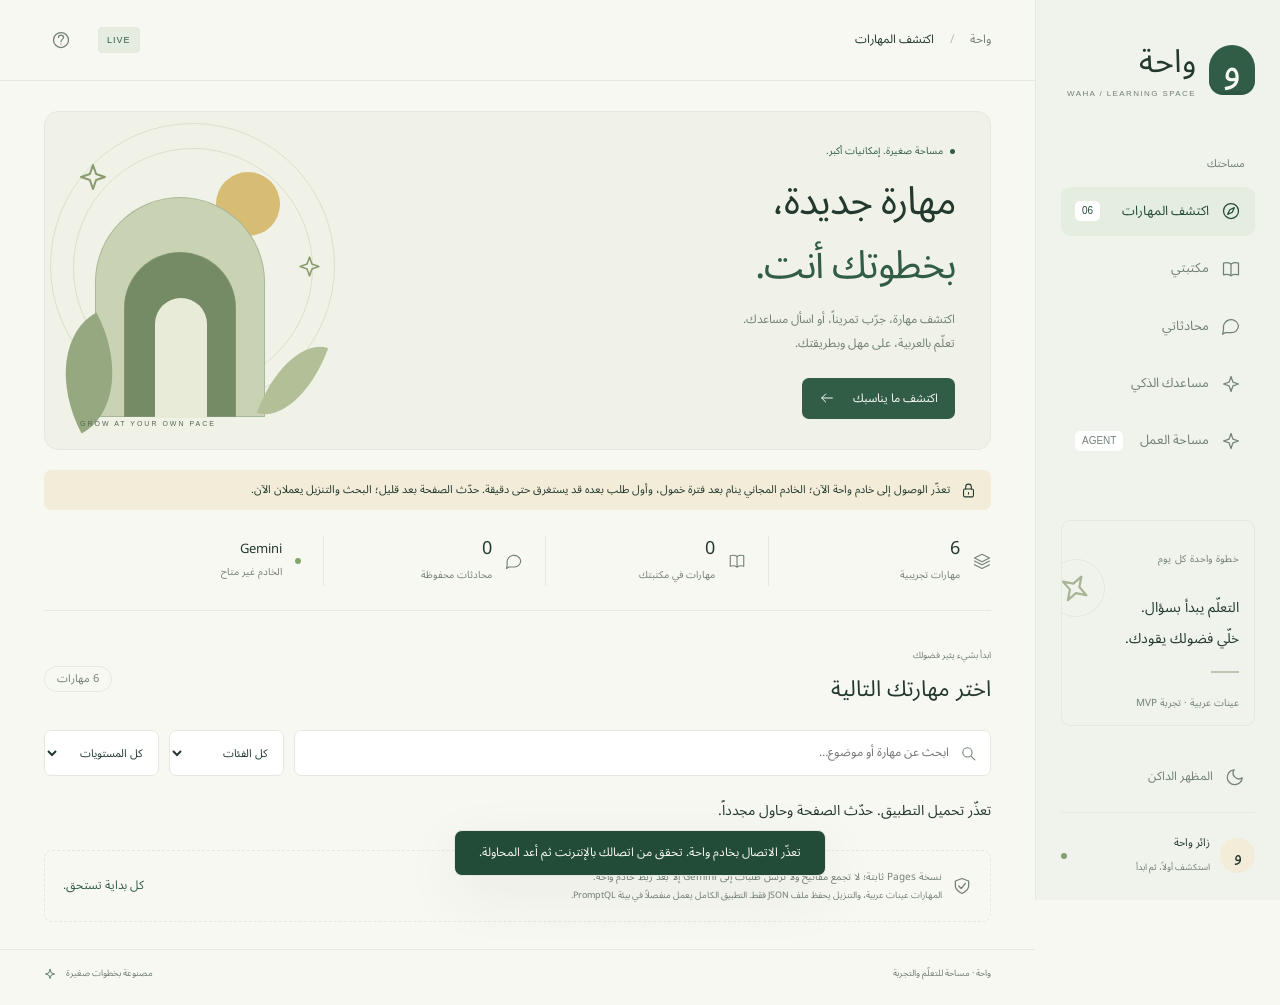
<file: docs/index.html>
<!doctype html>
<html lang="ar" dir="rtl">
<head>
  <meta charset="utf-8">
  <meta name="viewport" content="width=device-width,initial-scale=1">
  <meta name="color-scheme" content="light dark">
  <title>Celia 711 · مكتبة المهارات على GitHub Pages</title>
  <link rel="stylesheet" href="./assets/styles.css">
  <script src="./assets/search.js" defer></script>
  <script src="./assets/components.js" defer></script>
  <script src="./assets/answer.js" defer></script>
  <script src="./assets/app.js" defer></script>
</head>
<body>
<div class="app-shell">
  <aside class="sidebar">
    <a class="brand" href="./" aria-label="واحة الرئيسية"><span class="brand-mark" aria-hidden="true">و</span><span>واحة<small>WAHA / LEARNING SPACE</small></span></a>
    <div class="side-label">مساحتك</div>
    <nav aria-label="التنقل الرئيسي">
      <button class="nav-item active" data-view="discover"><span data-icon="compass"></span>اكتشف المهارات<span class="nav-count">06</span></button>
      <button class="nav-item" data-view="library"><span data-icon="book"></span>مكتبتي</button>
      <button class="nav-item" data-view="chats"><span data-icon="message"></span>محادثاتي</button>
      <button class="nav-item" data-view="assistant"><span data-icon="spark"></span>مساعدك الذكي</button>
      <button class="nav-item" data-view="workspace"><span data-icon="spark"></span>مساحة العمل<span class="nav-count">AGENT</span></button>
    </nav>
    <div class="side-note"><span class="tiny-label">خطوة واحدة كل يوم</span><div class="little-orbit" aria-hidden="true"><span data-icon="spark"></span></div><p>التعلّم يبدأ بسؤال.<br>خلّي فضولك يقودك.</p><span class="small-rule"></span><small>عينات عربية · تجربة MVP</small></div>
    <div class="sidebar-bottom">
      <button id="theme-toggle" class="theme-toggle"><span data-icon="moon"></span><span id="theme-label">المظهر الداكن</span></button>
      <div class="profile"><span class="avatar" id="user-avatar">و</span><div><strong id="user-name">زائر واحة</strong><small id="user-detail">استكشف أولاً، ثم ابدأ</small></div><span class="profile-dot"></span></div>
    </div>
  </aside>
  <main>
    <header class="topbar"><div class="breadcrumb">واحة <span>/</span> <strong id="breadcrumb-title">اكتشف المهارات</strong></div><div class="top-actions"><span class="version">PAGES</span><button id="help-button" class="icon-button" aria-label="كيفية استخدام واحة"><span data-icon="help"></span></button></div></header>
    <div class="main-inner">
      <section id="discovery-view">
        <div class="hero">
          <div class="hero-copy"><div class="eyebrow"><span></span>مساحة صغيرة. إمكانيات أكبر.</div><h1>مهارة جديدة،<br><em>بخطوتك أنت.</em></h1><p>اكتشف مهارة، جرّب تمريناً، أو اسأل مساعدك.<br>تعلّم بالعربية، على مهل وبطريقتك.</p><button id="explore-button" class="primary">اكتشف ما يناسبك<span data-icon="arrow"></span></button></div>
          <div class="hero-art" aria-hidden="true"><div class="orbit-ring ring-one"></div><div class="orbit-ring ring-two"></div><div class="sun"></div><div class="arch arch-back"></div><div class="arch arch-front"></div><div class="plant plant-a"></div><div class="plant plant-b"></div><span class="art-star star-a" data-icon="spark"></span><span class="art-star star-b" data-icon="spark"></span><div class="art-caption">GROW AT YOUR OWN PACE</div></div>
        </div>
        <div id="identity-banner" class="identity-banner hidden"><span data-icon="lock"></span><p>هذه مكتبة عامة على GitHub Pages: البحث والتنزيل يعملان هنا. المحادثات وحفظها ومساحة عمل الوكيل تحتاج خادم واحة (مستقلّ أو خلف PromptQL) موصولاً بملف الإعداد.</p></div>
        <div class="stats-strip"><div><span data-icon="layers"></span><span><strong id="skill-count">6</strong><small>مهارات تجريبية</small></span></div><div><span data-icon="book"></span><span><strong id="installed-count">0</strong><small>مهارات في مكتبتك</small></span></div><div><span data-icon="message"></span><span><strong id="chat-count">0</strong><small>محادثات محفوظة</small></span></div><div class="ai-status"><span class="status-led"></span><span><strong>Gemini</strong><small>غير مُفعّل في نسخة Pages</small></span></div></div>
        <section id="catalog" class="catalog">
          <div class="section-heading"><div><div class="eyebrow small" id="catalog-kicker">ابدأ بشيء يثير فضولك</div><h2 id="catalog-title">اختر مهارتك التالية</h2></div><span class="count-label" id="results-count">6 مهارات</span></div>
          <div class="filters"><div class="search-field"><span data-icon="search"></span><input id="search" type="search" placeholder="ابحث عن مهارة أو موضوع…" aria-label="ابحث عن مهارة"></div><select id="category" aria-label="الفئة"><option value="">كل الفئات</option><option>كتابة</option><option>برمجة</option><option>إنتاجية</option><option>تصميم</option><option>بيانات</option></select><select id="difficulty" aria-label="المستوى"><option value="">كل المستويات</option><option>مبتدئ</option><option>متوسط</option></select></div>
          <div class="rag-panel hidden" id="rag-panel" aria-live="polite" aria-label="نتائج الاسترجاع"></div>
          <div class="skill-grid" id="skill-grid" aria-live="polite"><div class="empty-state">جارٍ تحميل المهارات…</div></div>
        </section>
        <div class="bottom-note"><span data-icon="shield"></span><p>نسخة Pages ثابتة؛ لا تجمع مفاتيح ولا ترسل طلبات إلى Gemini إلا بعد ربط خادم واحة.<br><span>المهارات عينات عربية، والتنزيل يحفظ ملف JSON فقط. التطبيق الكامل يعمل منفصلاً في بيئة PromptQL.</span></p><span class="handwritten">كل بداية تستحق.</span></div>
      </section>
      <section id="chats-view" class="hidden">
        <div class="section-heading chats-heading"><div><div class="eyebrow small">مساحة للعودة إلى أفكارك</div><h1>محادثاتي</h1><p>تُحفظ تلقائياً. اختر محادثة لتكمل من حيث توقفت.</p></div></div>
        <div class="chats-grid" id="chats-list"></div>
      </section>
      <section id="assistant-view" class="hidden">
        <div class="section-heading chats-heading"><div><div class="eyebrow small">اسأل، اكتب، خطّط، وتعلّم</div><h1>محادثة مع مساعدك الذكي</h1><p>محادثة عامة داخل واحة. المساعد لا يصل إلى جهازك أو ملفاتك ولا ينفّذ إجراءات نيابةً عنك.</p></div></div>
        <div class="assistant-start-card">
          <div class="assistant-start-copy"><span class="skill-icon mint"><span data-icon="spark"></span></span><div><strong>ابدأ محادثة جديدة</strong><p>اسأل عن أي موضوع. تحفظ المحادثة في حسابك عند ربط خادم واحة.</p></div></div>
          <div class="assistant-controls"><label class="assistant-provider-label" for="assistant-provider-choice">الموفّر</label><select id="assistant-provider-choice" aria-label="موفّر المساعد الذكي"><option value="gemini">Gemini</option></select><button id="start-assistant-chat" class="primary" type="button" disabled>محادثة جديدة<span data-icon="arrow"></span></button></div>
        </div>
        <div id="assistant-error" class="inline-error hidden" role="alert"></div>
        <div class="section-heading assistant-history-heading"><div><div class="eyebrow small">مساحة للعودة إلى أفكارك</div><h2>محادثات المساعد</h2></div></div>
        <div class="chats-grid" id="assistant-chats-list" aria-live="polite"></div>
        <p class="ai-disclaimer">تُرسل رسائلك وسياق المحادثة إلى Gemini لإنشاء الرد. قد تخطئ الإجابات؛ لا تشارك كلمات مرور أو مفاتيح API.</p>
      </section>
      <section id="workspace-view" class="hidden">
        <div class="section-heading chats-heading"><div><div class="eyebrow small">من سؤال إلى نتيجة معلّمة</div><h1>مساحة العمل</h1><p>اكتب هدفك، تخطّط الواحة خطواتها، تستخدم الأدوات عند الحاجة، وتعرض الناتج خطوة بخطوة.</p></div><span class="count-label" id="agent-state-chip">…</span></div>
        <div id="agent-off" class="identity-banner hidden"></div>
        <div id="agent-demo-note" class="identity-banner hidden"><span data-icon="shield"></span><p>هذه إجابات تجريبية من وضع العرض في الخادم (<code>AGENT_FAKE=1</code>)؛ لا نموذج ولا اتصال خارجي.</p></div>
        <details class="system-components" id="system-components">
          <summary><span data-icon="layers"></span><span>مكوّنات النظام</span><span class="count-label" id="components-chip">…</span></summary>
          <p class="components-intro">تقرأ هذه اللوحة ما ينشره الخادم فعلاً من <code>/health</code> و<code>/api/agent/config</code>. لا تُلوَّن بطاقة قبل أن يصل ردها، وما لم يُقرأ يُكتب «غير معروف».<button class="secondary tiny-btn" id="components-refresh" type="button">تحديث الحالة</button></p>
          <div class="components-grid" id="components-grid" aria-live="polite"></div>
          <p class="components-foot" id="components-foot"></p>
        </details>
        <div class="agent-grid">
          <div class="agent-main" id="agent-main-panel">
            <div class="agent-mode-bar">
              <span class="tiny-label">وضع العمل</span>
              <div class="agent-mode-toggle" role="group" aria-label="تبديل وضع العمل">
                <button class="mode-btn active" data-mode="agent" type="button"><span data-icon="spark"></span>وكيل المهام</button>
                <button class="mode-btn" data-mode="chat" type="button"><span data-icon="message"></span>المحادثة المباشرة</button>
              </div>
            </div>
            <form id="agent-form" class="agent-composer">
              <label class="sr-only" for="agent-goal">هدفك</label>
              <textarea id="agent-goal" rows="3" maxlength="4000" placeholder="مثال: قارن بين تعلم بايثون و javascript لمدة شهرين، ثم أعطني جدولاً وخطة أسبوعية." required></textarea>
              <div class="composer-bottom"><span><span class="status-led"></span><span id="agent-budget">…</span></span><select id="agent-provider" class="agent-provider" aria-label="مزوّد النموذج"></select><button id="agent-submit" class="primary" type="submit">ابدأ المهمة<span data-icon="send"></span></button></div>
            </form>
            <div id="agent-error" class="inline-error hidden" role="alert"></div>
            <div id="agent-active" class="agent-card hidden">
              <div class="agent-card-head"><strong id="agent-task-goal"></strong><span id="agent-task-status" class="agent-pill"></span></div>
              <div class="agent-progress"><span id="agent-progress-bar"></span></div>
              <div id="agent-plan" class="agent-plan"></div>
              <ol id="agent-steps" class="agent-steps" aria-live="polite"></ol>
              <div id="agent-approvals" class="agent-approvals hidden" role="alert"></div>
              <div class="agent-card-foot"><span id="agent-usage" class="agent-usage"></span><span id="agent-stream-hint" class="agent-hint"></span><button id="agent-cancel" class="secondary">إلغاء</button><button id="agent-delete" class="secondary">حذف المهمة</button></div>
              <details class="agent-events"><summary>سجل الأحداث</summary><ul id="agent-events"></ul></details>
            </div>
            <div id="agent-history" class="agent-history"></div>
            <div class="agent-tools-strip"><span class="tiny-label">الأدوات المتاحة الآن</span><div id="agent-tools-list"></div></div>
          </div>
          <aside class="agent-side" id="agent-side-panel">
            <div class="agent-card" id="artifact-card">
              <div class="artifact-card-head">
                <h3>لوحة العرض</h3>
                <div class="artifact-tabs" id="artifact-tabs" role="tablist">
                  <button class="tab-btn active" data-tab="preview" type="button">معاينة</button>
                  <button class="tab-btn" data-tab="code" type="button">الكود</button>
                  <button class="tab-btn" data-tab="files" type="button">الملفات</button>
                  <button class="tab-btn" data-tab="changes" type="button">التغييرات</button>
                </div>
              </div>
              <p class="agent-note">الملفات التي تنتجها المهمة تُعاين داخل إطار معزول؛ السكربت متوقف إلا لو شغّلته بنفسك.</p>
              <div id="agent-artifacts" class="agent-artifacts"></div>

              <div id="tab-pane-preview" class="tab-pane active">
                <label id="artifact-run-row" class="agent-run-toggle"><input type="checkbox" id="artifact-run"> تشغيل السكربتات في هذه المعاينة</label>
                <div class="agent-preview"><iframe id="artifact-frame" title="معاينة ناتج الواحة" sandbox=""></iframe></div>
              </div>

              <div id="tab-pane-code" class="tab-pane hidden">
                <div class="code-view-container">
                  <div class="code-version-bar">
                    <span id="artifact-version-tag" class="tiny-label">الإصدار: v1</span>
                    <select id="artifact-version-select" class="tiny-select hidden" aria-label="اختر الإصدار"></select>
                  </div>
                  <pre id="artifact-code-view" class="code-box ltr" dir="ltr"><code>لم يُختر ملف بعد.</code></pre>
                </div>
              </div>

              <div id="tab-pane-files" class="tab-pane hidden">
                <ul id="artifact-files-list" class="artifact-files-list"></ul>
              </div>

              <div id="tab-pane-changes" class="tab-pane hidden">
                <div id="artifact-changes-view" class="changes-view ltr" dir="ltr">
                  <p class="agent-empty">لا تغييرات مسجلة.</p>
                </div>
              </div>

              <div class="agent-preview-actions">
                <span id="artifact-name" class="agent-file-name ltr" dir="ltr">لم تُختَر ملف</span>
                <button id="artifact-download" class="secondary tiny-btn" type="button">تنزيل</button>
                <button id="artifact-copy" class="secondary tiny-btn" type="button">نسخ</button>
              </div>
            </div>
            <div class="agent-card">
              <h3>ذاكرة الواحة</h3>
              <p class="agent-note">ملاحظات قصيرة تُقرأ كسياق في مهامك القادمة؛ ليست تعليمات ولا أوامر.</p>
              <ul id="memory-list" class="memory-list"></ul>
              <form id="memory-form" class="memory-form"><label class="sr-only" for="memory-input">ملاحظة جديدة</label><input id="memory-input" maxlength="400" placeholder="أفضّل الشرح القصير مع مثال"><select id="memory-kind" aria-label="نوع الملاحظة"><option value="note">ملاحظة</option><option value="preference">تفضيل</option><option value="goal">هدف</option></select><button class="secondary" type="submit">إضافة</button></form>
            </div>
          </aside>
        </div>
        <nav class="mobile-sheet-nav" id="mobile-sheet-nav" aria-label="تبويب الهاتف">
          <button class="sheet-tab active" data-sheet="tasks" type="button"><span data-icon="spark"></span>المهام</button>
          <button class="sheet-tab" data-sheet="steps" type="button"><span data-icon="compass"></span>الخطوات</button>
          <button class="sheet-tab" data-sheet="files" type="button"><span data-icon="book"></span>الملفات</button>
          <button class="sheet-tab" data-sheet="artifact" type="button"><span data-icon="layers"></span>المعاينة</button>
        </nav>
        <div class="bottom-note"><span data-icon="shield"></span><p>لا يشغّل خادم الواحة كوداً ولا يفتح ملفات على جهازك، ولا يتصل بمواقع خارجية إلا بعد موافقتك في كل مرة.<br><span>الأدوات شبكة محدودة ومفتوحة المصدر؛ لا تعتبرها بديلاً من بيئة تنفيذ حقيقية.</span></p></div>
      </section>
      <section id="conversation-view" class="hidden">
        <div class="conversation-header"><button id="chat-back" class="secondary"><span data-icon="arrow"></span>رجوع</button><div><h2 id="conversation-title"></h2><p id="conversation-mode"></p></div><div class="chat-tools"><button id="export-chat" class="icon-button" aria-label="تحميل المحادثة JSON"><span data-icon="download"></span></button><button id="delete-chat" class="icon-button danger" aria-label="حذف المحادثة"><span data-icon="trash"></span></button></div></div>
        <div class="messages" id="messages" aria-live="polite"></div>
        <div id="chat-error" class="inline-error hidden" role="alert"></div>
        <form id="message-form" class="composer"><label class="sr-only" for="message-input">رسالتك</label><textarea id="message-input" placeholder="اكتب سؤالك… أو جرّب المثال المقترح" rows="2" maxlength="6000" required></textarea><div class="composer-bottom"><span><span class="status-led"></span>Gemini · حفظ تلقائي · 30 طلباً / ساعة</span><button id="send-message" class="primary" type="submit">إرسال<span data-icon="send"></span></button></div></form>
        <p class="ai-disclaimer">يُرسل نص هذه المحادثة إلى Gemini لإنشاء الرد. راجع الإجابات قبل الاعتماد عليها.</p>
      </section>
    </div>
    <footer><span>واحة · مساحة للتعلّم والتجربة</span><span>مصنوعة بخطوات صغيرة <span class="footer-star" data-icon="spark"></span></span></footer>
  </main>
</div>
<dialog id="skill-dialog"><div class="dialog-header"><span class="tiny-label">مساحتك للتعلّم</span><button class="icon-button close-dialog" aria-label="إغلاق"><span data-icon="close"></span></button></div><div id="skill-detail"></div><div class="dialog-actions"><button id="install-skill" class="secondary"><span data-icon="plus"></span>أضف لمكتبتي</button><button id="download-skill" class="secondary"><span data-icon="download"></span>تنزيل JSON</button></div><h3 class="mode-title">كيف تحب تبدأ؟</h3><div class="mode-options"><label><input type="radio" name="mode" value="guided" checked><span data-icon="book"></span><strong>شرح موجه</strong><small>فكرة، مثال، وخطوات</small></label><label><input type="radio" name="mode" value="exercise"><span data-icon="pen"></span><strong>تمرين</strong><small>جرّب بنفسك</small></label><label><input type="radio" name="mode" value="quiz"><span data-icon="spark"></span><strong>اختبار</strong><small>اختبر فهمك</small></label></div><div id="dialog-error" class="inline-error hidden" role="alert"></div><button id="start-session" class="primary full">ابدأ جلسة تعلّم<span data-icon="arrow"></span></button><p class="dialog-footnote">يُنشئ محادثة محفوظة ويضيف المهارة إلى مكتبتك. لا يبدأ طلب AI حتى ترسل رسالتك.</p></dialog>
<dialog id="help-dialog"><div class="dialog-header"><h2>أهلاً بك في واحة</h2><button class="icon-button close-dialog" aria-label="إغلاق"><span data-icon="close"></span></button></div><ol class="help-steps"><li><strong>اكتشف مهارة</strong><p>ابحث أو فلتر حسب الفئة والمستوى. المهارات الست عينات للتجربة.</p></li><li><strong>حمّل بيانات المهارة</strong><p>تنزيل JSON يعمل دون تسجيل. أزرار الحفظ والتعلّم غير مُفعّلة في نسخة Pages.</p></li><li><strong>اسأل مساعدك الذكي</strong><p>من القائمة الجانبية ابدأ محادثة عامة تحفظ على خادم واحة المتصل؛ لا يصل المساعد إلى جهازك أو ملفاتك.</p></li><li><strong>استخدم التطبيق الكامل</strong><p>خادم واحة المستقل يدعم المحادثات الخاصة والحفظ وGemini ومساحة عمل الوكيل؛ Pages نفسها لا تستضيف Python أو SQLite.</p></li></ol><div class="help-notice">تطبيق مستقل عن صفحة مراجعة الوثيقة؛ لا يقرأ Google Docs ولا يعدّلها. لا يشغّل الكود أو يحمّل إضافات تنفيذية. تنزيل المهارة يعني تنزيل بياناتها وقالب توجيهها فقط.</div><button class="primary full close-dialog">جاهز، لنبدأ</button></dialog>
<div class="toast hidden" id="toast" role="status"></div>
</body>
</html>
</file>
<file: docs/assets/styles.css>
@font-face{font-family:Waha;src:url('./arabic.woff2') format('woff2');font-weight:100 900;font-display:swap;unicode-range:U+0600-06FF,U+0750-077F,U+08A0-08FF,U+200C-200E,U+FB50-FDFF,U+FE70-FEFF}
@font-face{font-family:Waha;src:url('./latin.woff2') format('woff2');font-weight:100 900;font-display:swap}
:root{--bg:#f8f8f3;--surface:#fff;--side:#f0f3ec;--ink:#23392e;--muted:#738074;--line:#e4e8df;--green:#315d47;--green-strong:#234c38;--green-soft:#e5ede1;--sand:#f2ecd9;--shadow:0 18px 60px #243b2b12;--peach:#f6e6dd;--lavender:#ede9f8;--mint:#e4efe5;--blue:#e3edf5;--rose:#f2e5eb;--hero:#f0f2e7;--composer:#fff}
[data-theme=dark]{--bg:#14221c;--surface:#1d2e25;--side:#18281f;--ink:#e5ece1;--muted:#a2b0a2;--line:#314336;--green:#9bc8a9;--green-strong:#bdd9bc;--green-soft:#2b4334;--sand:#46442c;--peach:#44392f;--lavender:#3a364b;--mint:#304735;--blue:#2c414c;--rose:#463540;--hero:#24362a;--composer:#22352a;--shadow:0 18px 60px #0003}
*{box-sizing:border-box}body{margin:0;font-family:Waha,Arial,sans-serif;background:var(--bg);color:var(--ink);line-height:1.8;font-size:14px}button,input,textarea,select{font:inherit}button,a,input,textarea,select{-webkit-tap-highlight-color:transparent}button{cursor:pointer}button:disabled{opacity:.5;cursor:not-allowed}button:focus-visible,a:focus-visible,input:focus-visible,select:focus-visible,textarea:focus-visible{outline:3px solid #b6c798;outline-offset:3px}a{color:inherit;text-decoration:none}.hidden{display:none!important}.sr-only{position:absolute;width:1px;height:1px;padding:0;margin:-1px;overflow:hidden;clip:rect(0,0,0,0);white-space:nowrap;border:0}.icon{width:20px;height:20px;display:block;flex-shrink:0}h1,h2,h3,p{margin:0}h1,h2,h3{font-weight:600}button{border:0;background:transparent;color:inherit}.app-shell{display:grid;grid-template-columns:245px minmax(0,1fr);min-height:100vh}.sidebar{background:var(--side);border-inline-end:1px solid var(--line);padding:38px 25px 22px;position:sticky;top:0;height:100vh;display:flex;flex-direction:column}.brand{display:flex;align-items:center;gap:13px;font-size:32px;font-weight:600;line-height:1.5}.brand small{display:block;font-family:Arial,sans-serif;font-size:8px;letter-spacing:1.4px;color:var(--muted);font-weight:400;line-height:2}.brand-mark{width:46px;height:50px;border-radius:23px 23px 14px 14px;background:var(--green);color:var(--bg);text-align:center;font-size:40px;line-height:1.2;box-shadow:inset 0 -4px #0001}.side-label{color:var(--muted);font-size:11px;margin:52px 10px 13px}.nav-item{display:flex;gap:12px;align-items:center;width:100%;text-align:start;padding:13px 14px;border-radius:9px;font-size:13px;margin-bottom:8px;color:var(--muted)}.nav-item.active{background:var(--green-soft);color:var(--green-strong);font-weight:600}.nav-item:hover{background:var(--green-soft)}.nav-count{font-family:Arial,sans-serif;margin-inline-start:auto;font-size:10px;background:var(--surface);padding:0 7px;border-radius:5px;font-weight:500;line-height:20px}.side-note{padding:24px 15px;border:1px solid var(--line);border-radius:9px;margin-top:46px;position:relative;overflow:hidden}.tiny-label{font-size:10px;color:var(--muted);letter-spacing:.3px}.side-note p{font-size:14px;margin-top:23px;line-height:2.2}.little-orbit{height:58px;width:58px;position:absolute;border:1px solid var(--line);border-radius:50%;top:38px;left:-15px;transform:rotate(30deg);font-size:45px;line-height:50px;color:#a8b495}.small-rule{display:block;width:28px;height:2px;background:#bdc6af;margin:16px 0}.side-note small{color:var(--muted);font-size:10px}.sidebar-bottom{margin-top:auto;padding-top:30px}.theme-toggle{display:flex;gap:12px;align-items:center;width:100%;font-size:12px;color:var(--muted);padding:10px}.profile{display:flex;gap:10px;align-items:center;border-top:1px solid var(--line);padding-top:20px;margin-top:14px}.avatar{width:35px;height:35px;display:grid;place-items:center;background:var(--sand);border-radius:50%;font-size:18px}.profile strong{display:block;font-size:11px;font-weight:500;max-width:130px;overflow:hidden;white-space:nowrap;text-overflow:ellipsis}.profile small{font-size:9px;color:var(--muted)}.profile-dot{width:6px;height:6px;background:#7e9f72;border-radius:50%;margin-inline-start:auto}
main{min-width:0}.topbar{height:81px;border-bottom:1px solid var(--line);display:flex;justify-content:space-between;align-items:center;padding:0 44px}.breadcrumb{font-size:12px;color:var(--muted)}.breadcrumb strong{color:var(--ink);font-weight:400}.breadcrumb span{padding:0 13px;color:#b7bfaf}.top-actions{display:flex;gap:20px;align-items:center}.version{font-family:Arial,sans-serif;font-size:9px;letter-spacing:1px;background:var(--green-soft);color:var(--green);border:1px solid var(--line);border-radius:4px;padding:4px 8px}.icon-button{height:34px;width:34px;display:inline-grid;place-items:center;border-radius:8px;color:var(--muted);flex-shrink:0}.icon-button:hover{background:var(--green-soft);color:var(--ink)}.main-inner{padding:30px 44px 0;max-width:1400px;margin:auto}.hero{display:grid;grid-template-columns:1.2fr 1fr;background:var(--hero);border:1px solid var(--line);border-radius:14px;min-height:295px;overflow:hidden;position:relative}.hero-copy{padding:30px 35px;z-index:1}.eyebrow{font-size:10px;color:var(--green);display:flex;align-items:center;gap:7px}.eyebrow span{width:5px;height:5px;border-radius:50%;background:var(--green)}.hero h1{font-size:39px;line-height:1.65;letter-spacing:-1px;margin:10px 0 9px}.hero h1 em{font-style:normal;color:var(--green)}.hero p{font-size:12px;color:var(--muted);line-height:2}.primary{background:var(--green);color:var(--bg);border:1px solid transparent;border-radius:7px;padding:9px 16px;display:inline-flex;gap:18px;align-items:center;justify-content:center;font-size:12px;transition:background .2s}.primary:hover{background:var(--green-strong)}.hero .primary{margin-top:22px}.primary .icon{width:16px;height:16px}.secondary{border:1px solid var(--line);padding:8px 14px;border-radius:7px;display:inline-flex;gap:8px;align-items:center;font-size:12px;background:var(--surface)}.secondary:hover{border-color:var(--green)}.secondary .icon{width:16px;height:16px}.full{width:100%}.hero-art{position:relative;min-height:320px;overflow:hidden;direction:ltr}.orbit-ring{border:1px solid #c6cdb788;position:absolute;border-radius:50%;height:240px;width:240px;top:36px;left:28px}.ring-two{height:285px;width:285px;top:11px;left:5px}.sun{position:absolute;background:#d7bc73;width:64px;height:64px;border-radius:50%;top:60px;left:171px}.arch{position:absolute;border-radius:95px 95px 0 0;border:1px solid #8b9f8088}.arch-back{height:220px;width:170px;top:85px;left:50px;background:#c9d2b3}.arch-front{height:165px;width:112px;top:140px;left:79px;background:#748b66}.arch-front:after{content:"";position:absolute;top:45px;left:30px;width:52px;height:120px;border-radius:40px 40px 0 0;background:#e9ebd9}.plant{position:absolute;bottom:26px;border-radius:100% 0 100% 0;background:#95a880;width:70px;height:100px;transform:rotate(-28deg)}.plant-a{left:9px}.plant-b{left:225px;height:85px;width:45px;transform:rotate(20deg);background:#b2bf97}.art-star{position:absolute;color:#8a9b70}.star-a{left:32px;top:49px;font-size:37px}.star-b{left:252px;top:142px;font-size:30px}.art-caption{font-family:Arial,sans-serif;font-size:7px;letter-spacing:2px;position:absolute;bottom:19px;left:35px;color:#55664d}
.stats-strip{display:grid;grid-template-columns:1fr 1fr 1fr 1.25fr;margin:26px 0 37px;border-bottom:1px solid var(--line);padding-bottom:24px}.stats-strip>div{display:flex;align-items:center;gap:13px;padding:0 22px;border-inline-end:1px solid var(--line)}.stats-strip>div:first-child{padding-inline-start:0}.stats-strip>div:last-child{border:0}.stats-strip .icon{color:var(--muted);width:18px;height:18px}.stats-strip strong{font-family:Waha,Arial,sans-serif;display:block;font-size:18px;font-weight:500;line-height:1.4}.stats-strip small{font-size:10px;color:var(--muted)}.ai-status strong{font-size:13px}.status-led{height:6px;width:6px;border-radius:50%;background:#82a76e;display:inline-block;flex-shrink:0}.section-heading{display:flex;justify-content:space-between;align-items:center;gap:15px;margin-bottom:21px}.eyebrow.small{font-size:9px;color:var(--muted);margin-bottom:5px}.section-heading h2{font-size:22px}.count-label{font-size:11px;color:var(--muted);border:1px solid var(--line);border-radius:20px;padding:2px 12px}.filters{display:flex;gap:10px;margin-bottom:22px}.search-field{position:relative;display:flex;align-items:center;flex:1;background:var(--surface);border:1px solid var(--line);border-radius:7px;gap:11px;padding:0 13px}.search-field .icon{color:var(--muted);width:17px;height:17px}.search-field input{background:transparent;border:0;outline:none;padding:11px 0;font-size:12px;color:var(--ink);width:100%;min-width:0}.filters select{max-width:150px;min-width:115px;padding:8px 11px;background:var(--surface);color:var(--ink);border:1px solid var(--line);border-radius:7px;font-size:11px}.skill-grid{display:grid;grid-template-columns:repeat(3,minmax(0,1fr));gap:17px}.skill-card{display:flex;flex-direction:column;background:var(--surface);border:1px solid var(--line);border-radius:10px;padding:20px;transition:box-shadow .2s,transform .2s}.skill-card:hover{box-shadow:var(--shadow);transform:translateY(-3px)}.card-top{display:flex;align-items:center;justify-content:space-between;margin-bottom:20px}.skill-icon{width:44px;height:44px;border-radius:12px;display:grid;place-items:center;color:var(--ink)}.skill-icon .icon{width:21px;height:21px}.peach{background:var(--peach)}.lavender{background:var(--lavender)}.mint{background:var(--mint)}.sand{background:var(--sand)}.blue{background:var(--blue)}.rose{background:var(--rose)}.badge{font-size:9px;padding:2px 8px;border:1px solid var(--line);border-radius:4px;color:var(--muted)}.installed-tag{color:var(--green);border-color:#a5b99c;background:var(--green-soft)}.skill-card h3{font-size:17px;margin-bottom:7px}.skill-card p{font-size:11px;color:var(--muted);line-height:2;flex:1}.skill-meta{display:flex;gap:7px;align-items:center;margin:15px 0 18px;font-size:9px;color:var(--muted)}.skill-meta .dot{height:3px;width:3px;background:#bdc5b6;border-radius:50%;margin:0 2px}.card-footer{display:flex;justify-content:space-between;align-items:center;border-top:1px solid var(--line);padding-top:13px}.card-action{font-size:11px;display:flex;gap:8px;align-items:center;color:var(--green);padding:0}.card-action .icon{height:15px;width:15px}.card-footer .icon-button{height:28px;width:28px}.card-footer .icon-button .icon{height:15px;width:15px}.bottom-note{display:flex;align-items:center;gap:10px;border:1px dashed var(--line);border-radius:8px;padding:17px 18px;margin:27px 0;color:var(--muted);font-size:10px}.bottom-note>.icon{width:18px;height:18px}.bottom-note p{flex:1}.bottom-note p span{font-size:9px}.handwritten{color:var(--green);font-size:12px;white-space:nowrap}footer{display:flex;justify-content:space-between;font-size:9px;color:var(--muted);padding:16px 44px 23px;border-top:1px solid var(--line);margin-top:23px}.footer-star{color:var(--green);font-size:13px;padding-inline-start:8px}.identity-banner{display:flex;align-items:center;gap:10px;padding:10px 14px;margin:20px 0;background:var(--sand);border-radius:7px;font-size:11px}.identity-banner .icon{width:17px;height:17px}.empty-state{padding:50px 20px;text-align:center;color:var(--muted);border:1px dashed var(--line);border-radius:9px;grid-column:1/-1}.empty-state h3{color:var(--ink);margin:10px 0;font-size:18px}.empty-state p{font-size:12px}.empty-state .secondary{margin-top:16px}.chats-heading{margin:16px 0 35px}.chats-heading h1{font-size:30px}.chats-heading p{color:var(--muted);font-size:12px}.chats-grid{display:grid;gap:13px}.chat-card{display:flex;align-items:center;gap:16px;background:var(--surface);border:1px solid var(--line);border-radius:10px;padding:18px;text-align:start;width:100%}.chat-card .chat-details{flex:1;min-width:0}.chat-card h3{font-size:14px;white-space:nowrap;overflow:hidden;text-overflow:ellipsis}.chat-card p{color:var(--muted);font-size:11px}.chat-card time{font-size:10px;color:var(--muted);flex-shrink:0}.chat-card:hover{border-color:var(--green)}
dialog{color:var(--ink);background:var(--surface);border:1px solid var(--line);padding:25px;border-radius:13px;max-width:500px;width:calc(100% - 32px);max-height:90vh;box-shadow:var(--shadow)}dialog::backdrop{background:#0b271d66;backdrop-filter:blur(3px)}.dialog-header{display:flex;justify-content:space-between;align-items:center;margin-bottom:14px}.dialog-header h2{font-size:21px}.dialog-skill-title{display:flex;align-items:center;gap:16px;margin:8px 0 14px}.dialog-skill-title h2{font-size:23px}.dialog-description{font-size:13px;color:var(--muted);line-height:2.1}.dialog-tags{display:flex;gap:6px;margin-top:13px}.dialog-tags span{font-size:10px;border:1px solid var(--line);border-radius:4px;padding:1px 9px;color:var(--muted)}.dialog-actions{display:flex;gap:9px;margin:21px 0}.dialog-actions .secondary{flex:1;justify-content:center}.mode-title{font-size:13px;margin:16px 0 11px}.mode-options{display:grid;grid-template-columns:repeat(3,1fr);gap:8px;margin-bottom:22px}.mode-options label{position:relative;cursor:pointer;border:1px solid var(--line);border-radius:8px;padding:12px 5px;text-align:center;display:flex;align-items:center;flex-direction:column;gap:6px}.mode-options label:has(input:checked){border-color:var(--green);background:var(--green-soft)}.mode-options input{position:absolute;opacity:0;pointer-events:none}.mode-options label:has(input:focus-visible){outline:2px solid var(--green)}.mode-options .icon{width:18px;height:18px}.mode-options strong{font-size:11px;font-weight:500}.mode-options small{font-size:9px;color:var(--muted)}.dialog-footnote{font-size:9px;color:var(--muted);text-align:center;margin:12px 0 0}.help-steps{padding-inline-start:25px;margin:20px 0}.help-steps li{padding-inline-start:7px;margin-bottom:19px}.help-steps strong{font-size:14px}.help-steps p{font-size:12px;color:var(--muted);margin-top:5px}.help-notice{background:var(--green-soft);border-radius:7px;font-size:11px;padding:14px;margin:20px 0}.toast{position:fixed;bottom:24px;left:50%;transform:translateX(-50%);padding:11px 24px;border:1px solid var(--line);background:var(--green-strong);color:var(--bg);border-radius:8px;box-shadow:var(--shadow);z-index:10;font-size:12px;width:max-content;max-width:90vw}
.conversation-header{display:flex;align-items:center;gap:15px;border-bottom:1px solid var(--line);padding:10px 0 19px}.conversation-header h2{font-size:17px;max-width:450px;overflow:hidden;text-overflow:ellipsis;white-space:nowrap}.conversation-header p{font-size:10px;color:var(--muted)}.chat-tools{display:flex;margin-inline-start:auto;gap:5px}.danger{color:#b17063}.messages{min-height:250px;max-height:57vh;overflow:auto;padding:28px 4px;display:flex;flex-direction:column;gap:24px}.message{max-width:90%;line-height:2;display:flex;gap:13px;align-items:start}.message.user{align-self:flex-start}.message.assistant{align-self:flex-end;max-width:95%}.message-avatar{background:var(--green-soft);border-radius:8px;height:30px;width:30px;display:grid;place-items:center;flex-shrink:0;font-size:15px}.message-content{background:var(--surface);border:1px solid var(--line);border-radius:11px;padding:15px 19px;min-width:0;white-space:pre-wrap;overflow-wrap:anywhere;font-size:13px;unicode-bidi:plaintext}.user .message-content{background:var(--green-soft);border-color:transparent}.message-label{font-size:9px;color:var(--muted);margin-bottom:5px;display:block}.chat-welcome{text-align:center;padding:25px;align-self:center}.chat-welcome h3{margin:14px 0 6px;font-size:21px}.chat-welcome p{color:var(--muted);font-size:12px}.starter-prompt{max-width:500px;text-align:start;display:block;background:var(--surface);border:1px solid var(--line);padding:13px 18px;margin:20px auto 0;border-radius:8px;font-size:12px;line-height:2;color:var(--green)}.starter-prompt:hover{border-color:var(--green)}.composer{border:1px solid var(--line);background:var(--composer);padding:15px;border-radius:11px}.composer textarea{width:100%;border:0;background:transparent;color:var(--ink);resize:vertical;min-height:65px;font-size:13px;line-height:2;outline:none}.composer-bottom{display:flex;justify-content:space-between;align-items:center;gap:15px;margin-top:10px}.composer-bottom>span{font-size:9px;color:var(--muted)}.composer-bottom .status-led{margin-inline-end:4px}.composer .icon{width:15px;height:15px}.ai-disclaimer{font-size:9px;color:var(--muted);text-align:center;margin:10px 0}.inline-error{background:#f5e3de;color:#814d45;padding:10px 14px;border-radius:7px;font-size:12px;margin:12px 0}.thinking{color:var(--muted);font-size:12px;animation:pulse 1.4s infinite}.library .hero{display:none}.library .stats-strip{margin-top:8px}.library .identity-banner{margin-top:0}@keyframes pulse{50%{opacity:.4}}html{scroll-behavior:smooth}#catalog{scroll-margin-top:20px}
@media(min-width:1500px){.hero-art{width:340px;justify-self:center}.hero h1{font-size:44px}}
@media(max-width:1150px){.app-shell{grid-template-columns:215px minmax(0,1fr)}.sidebar{padding:30px 18px}.main-inner{padding:25px 25px 0}.topbar{padding:0 25px}.hero-copy{padding:28px 25px}.hero h1{font-size:32px}.hero-art{transform:scale(.85);transform-origin:center;min-width:280px;margin-left:-35px;margin-right:-20px}.stats-strip>div{padding:0 13px}.stats-strip small{font-size:9px}.skill-grid{gap:12px}.skill-card{padding:16px}.skill-card h3{font-size:15px}footer{padding-inline:25px}}
@media(max-width:900px){.app-shell{grid-template-columns:180px minmax(0,1fr)}.sidebar{padding:27px 13px}.brand{font-size:27px;gap:10px}.brand small{font-size:6px}.nav-item{font-size:11px;padding:11px 10px;gap:8px}.side-note{padding:20px 12px}.side-note p{font-size:12px}.skill-grid{grid-template-columns:repeat(2,minmax(0,1fr))}.hero{grid-template-columns:1.4fr 1fr}.hero h1{font-size:29px}.hero-art{transform:scale(.7);min-width:280px;margin-left:-80px;margin-right:-40px}.hero-copy{padding:27px 22px}.stats-strip{grid-template-columns:repeat(3,1fr)}.stats-strip .ai-status{display:none}.stats-strip>div:nth-child(3){border:0}.filters select{min-width:88px;max-width:120px}.handwritten{display:none}.profile strong{max-width:90px}.hero p{font-size:11px}}
@media(max-width:640px){.app-shell{display:block}.sidebar{height:auto;position:static;padding:15px 18px;border-inline-end:0;border-bottom:1px solid var(--line);display:block}.brand{font-size:25px;display:inline-flex}.brand-mark{width:32px;height:36px;font-size:29px;border-radius:18px 18px 10px 10px}.brand small{font-size:6px}.side-label,.side-note,.profile{display:none}.sidebar nav{display:flex;gap:8px;margin:17px 0 0}.nav-item{width:auto;flex:1;font-size:11px;justify-content:center;padding:9px 6px;margin:0;gap:6px;white-space:nowrap}.nav-item .icon{width:15px;height:15px}.nav-count{display:none}.sidebar-bottom{position:absolute;top:16px;left:18px;margin:0;padding:0}.theme-toggle{padding:5px;font-size:0}.theme-toggle .icon{height:19px;width:19px}.topbar{height:51px;padding:0 19px}.breadcrumb{font-size:10px}.version{font-size:8px}.top-actions{gap:9px}.main-inner{padding:18px 18px 0}.hero{min-height:270px;grid-template-columns:1.55fr 1fr;border-radius:11px}.hero-copy{padding:22px 19px;max-width:230px}.hero h1{font-size:27px;line-height:1.6;letter-spacing:-.8px}.hero p{font-size:10px}.hero .primary{margin-top:18px;font-size:10px;padding:9px 11px;gap:10px}.hero-art{transform:scale(.55);transform-origin:center;min-height:270px;min-width:280px;margin-right:-115px;margin-left:-80px;pointer-events:none}.eyebrow{font-size:8px;gap:4px}.stats-strip{margin:21px 0 27px;padding-bottom:17px}.stats-strip>div{gap:7px;padding:0 9px}.stats-strip strong{font-size:17px}.stats-strip .icon{height:15px;width:15px}.stats-strip small{font-size:8px}.section-heading{margin-bottom:15px}.section-heading h2{font-size:19px}.count-label{font-size:9px;padding:1px 9px}.filters{flex-wrap:wrap;gap:8px;margin-bottom:15px}.search-field{flex-basis:100%}.search-field input{font-size:12px;padding:9px 0}.filters select{flex:1;max-width:none;padding:7px 11px;font-size:11px}.skill-grid{gap:11px}.skill-card{padding:15px 12px}.skill-icon{width:36px;height:36px;border-radius:9px}.card-top{margin-bottom:15px}.skill-card h3{font-size:14px}.skill-card p{font-size:10px;line-height:1.9}.badge{font-size:8px;padding:1px 5px}.skill-meta{font-size:8px;margin:12px 0}.card-footer{padding-top:10px}.card-action{font-size:10px;gap:5px}.bottom-note{font-size:9px;padding:12px;margin:23px 0}.bottom-note p span{font-size:8px}footer{font-size:8px;padding:14px 18px}.chat-card{padding:13px;gap:10px;flex-wrap:wrap}.chat-card time{font-size:9px}.chat-card h3{font-size:12px}.conversation-header{gap:8px;flex-wrap:wrap}.conversation-header h2{max-width:180px;font-size:13px}.conversation-header .secondary{font-size:10px;padding:6px 9px}.chat-tools{gap:0}.chat-tools .icon-button{height:29px;width:29px}.messages{max-height:51vh;padding:23px 0}.message{max-width:97%;gap:8px}.message-content{padding:11px 13px;font-size:12px}.message-avatar{height:25px;width:25px;font-size:13px}.composer{padding:12px}.composer-bottom>span{font-size:8px;max-width:150px}.composer-bottom .primary{font-size:11px;padding:8px 12px}.chat-welcome{padding:15px}.chat-welcome h3{font-size:18px}.chat-welcome p{font-size:11px}.starter-prompt{font-size:11px;padding:10px}.identity-banner{font-size:10px}.dialog-header{margin-bottom:10px}dialog{padding:20px}.dialog-skill-title h2{font-size:20px}.dialog-actions .secondary{font-size:10px;padding:8px 9px}.mode-options small{font-size:8px}}
@media(prefers-reduced-motion:reduce){html{scroll-behavior:auto}*{animation:none!important;transition:none!important}}
.art-star .icon{width:32px;height:32px}.star-b .icon{width:25px;height:25px}.little-orbit .icon{width:36px;height:36px;margin:11px}.footer-star{display:inline-block;vertical-align:middle}.footer-star .icon{width:12px;height:12px}

.agent-grid{display:grid;grid-template-columns:minmax(0,1.55fr) minmax(0,.85fr);gap:16px;align-items:start;margin-top:14px}
.agent-main,.agent-side{display:grid;gap:12px}
.agent-composer{background:var(--surface);border:1px solid var(--line);border-radius:20px;padding:14px;box-shadow:var(--shadow)}
.agent-composer textarea{width:100%;border:0;outline:0;resize:vertical;background:transparent;color:var(--ink);font:inherit;font-size:14px;line-height:1.9}
.agent-composer .composer-bottom{display:flex;align-items:center;gap:10px;flex-wrap:wrap;margin-top:8px}
.agent-composer .composer-bottom>span{display:flex;align-items:center;gap:7px;color:var(--muted);font-size:10.5px;flex:1;min-width:180px}
.agent-provider{border:1px solid var(--line);background:var(--bg);color:var(--ink);border-radius:999px;padding:7px 10px;font:inherit;font-size:10.5px}
.agent-card{background:var(--surface);border:1px solid var(--line);border-radius:20px;padding:14px;box-shadow:var(--shadow)}
.agent-card-head{display:flex;align-items:center;gap:9px;margin-bottom:9px}
.agent-card-head strong{flex:1;font-size:13.5px;line-height:1.7}
.agent-pill{font-size:9.5px;padding:4px 9px;border-radius:999px;background:var(--green-soft);color:var(--green-strong);white-space:nowrap}
.agent-pill.failed,.agent-pill.interrupted,.agent-pill.expired{background:var(--rose);color:var(--ink)}
.agent-pill.awaiting_approval{background:var(--sand);color:var(--ink)}
.agent-progress{height:4px;border-radius:999px;background:var(--line);overflow:hidden}
.agent-progress span{display:block;height:100%;width:6%;border-radius:999px;background:var(--green);transition:width .4s ease}
.agent-plan{display:flex;flex-wrap:wrap;gap:6px;margin-top:10px}
.agent-plan-step{font-size:10px;padding:5px 9px;border-radius:999px;background:var(--bg);border:1px solid var(--line);color:var(--muted)}
.agent-steps{list-style:none;display:grid;gap:10px;margin-top:12px}
.agent-step{display:grid;grid-template-columns:14px 1fr;gap:10px}
.agent-step-dot{width:9px;height:9px;margin-top:6px;border-radius:999px;background:var(--line);box-shadow:0 0 0 3px var(--surface)}
.agent-step.done .agent-step-dot{background:var(--green)}
.agent-step.running .agent-step-dot{background:var(--sand);animation:pulse 1.4s infinite}
.agent-step.failed .agent-step-dot{background:#c86a5f}
.agent-step strong{font-size:12.5px}
.agent-step p{font-size:11px;color:var(--muted);margin-top:3px;line-height:1.75}
.agent-step-out{margin-top:6px;padding:9px 11px;border-radius:14px;background:var(--bg);border:1px solid var(--line);font-size:11.5px;line-height:1.85;white-space:pre-wrap;word-break:break-word}
.agent-empty,.agent-empty-step{font-size:11px;color:var(--muted);list-style:none}
.agent-approvals{display:grid;gap:9px;margin-top:12px}
.agent-approval{display:flex;gap:12px;align-items:flex-start;flex-wrap:wrap;padding:12px;border-radius:16px;background:var(--sand);border:1px solid var(--line)}
.agent-approval strong{font-size:12px}
.agent-approval p{font-size:11px;margin-top:4px;color:var(--ink)}
.agent-approval small{display:block;font-size:10px;color:var(--muted);margin-top:5px;line-height:1.7}
.agent-approval code{font-family:ui-monospace,monospace;font-size:10.5px}
.agent-approval-actions{display:flex;gap:7px;margin-inline-start:auto}
.agent-card-foot{display:flex;align-items:center;gap:9px;flex-wrap:wrap;margin-top:12px;padding-top:11px;border-top:1px solid var(--line)}
.agent-usage,.agent-hint{font-size:10px;color:var(--muted);line-height:1.7}
.agent-hint{flex:1}
.agent-card-foot button{font-size:10px;padding:7px 11px}
.agent-events{margin-top:10px}
.agent-events summary{font-size:10.5px;color:var(--muted);cursor:pointer}
.agent-events ul{list-style:none;display:grid;gap:5px;margin-top:8px;max-height:180px;overflow:auto}
.agent-events li{display:flex;gap:8px;font-size:10px;color:var(--muted)}
.agent-events code{font-family:ui-monospace,monospace;color:var(--green-strong);white-space:nowrap}
.agent-history{display:grid;gap:8px}
.agent-history-item{display:flex;align-items:center;gap:10px;text-align:start;background:var(--surface);border:1px solid var(--line);border-radius:16px;padding:11px 13px;font:inherit;color:var(--ink);cursor:pointer}
.agent-history-item:hover{border-color:var(--green)}
.agent-history-item strong{flex:1;font-size:11.5px;font-weight:500}
.agent-history-item small{font-size:9.5px;color:var(--muted);white-space:nowrap}
.agent-tools-strip{display:grid;gap:7px}
#agent-tools-list{display:flex;flex-wrap:wrap;gap:6px}
.agent-tool{font-size:10px;padding:5px 9px;border-radius:999px;background:var(--mint);color:var(--green-strong);border:1px solid var(--line)}
.agent-tool em{font-style:normal;margin-inline-start:5px;opacity:.7}
.agent-artifacts{display:grid;gap:7px;margin-top:9px}
.agent-artifact{display:flex;align-items:center;gap:9px;text-align:start;background:var(--bg);border:1px solid var(--line);border-radius:14px;padding:9px 11px;font:inherit;color:var(--ink);cursor:pointer}
.agent-artifact.active{border-color:var(--green);background:var(--green-soft)}
.agent-artifact strong{display:block;font-size:11.5px;font-weight:500}
.agent-artifact small{font-size:9.5px;color:var(--muted)}
.agent-run-toggle{display:flex;align-items:center;gap:7px;font-size:10px;color:var(--muted);margin-top:10px}
.agent-preview{margin-top:10px;border:1px solid var(--line);border-radius:16px;overflow:hidden;background:#fff}
.agent-preview iframe{width:100%;height:260px;border:0;display:block;background:#fff}
.agent-preview-actions{display:flex;align-items:center;gap:8px;margin-top:9px}
.agent-file-name{flex:1;font-size:10px;color:var(--muted)}
.tiny-btn{font-size:9.5px;padding:6px 10px}
.agent-note{font-size:10.5px;color:var(--muted);line-height:1.75;margin-top:5px}
.agent-note code,.identity-banner code,.agent-approval code{font-family:ui-monospace,monospace}
.memory-list{list-style:none;display:grid;gap:7px;margin-top:9px}
.memory-list li{display:flex;align-items:flex-start;gap:8px;background:var(--bg);border:1px solid var(--line);border-radius:14px;padding:9px 11px}
.memory-list p{flex:1;font-size:11px;line-height:1.75}
.memory-kind{font-size:9px;padding:3px 7px;border-radius:999px;background:var(--lavender);color:var(--ink);white-space:nowrap}
.memory-form{display:grid;grid-template-columns:1fr auto auto;gap:7px;margin-top:10px}
.memory-form input{border:1px solid var(--line);background:var(--bg);border-radius:12px;padding:9px 11px;font:inherit;font-size:11px;color:var(--ink);min-width:0}
.memory-form select{border:1px solid var(--line);background:var(--bg);border-radius:12px;padding:9px;font:inherit;font-size:10.5px;color:var(--ink)}
.memory-form button{font-size:10px;padding:8px 11px}
@media(max-width:1080px){.agent-grid{grid-template-columns:1fr}}
.rag-panel{background:var(--surface);border:1px solid var(--line);border-radius:14px;padding:12px 15px;margin:0 0 18px}
.rag-head{display:flex;flex-wrap:wrap;align-items:center;gap:9px}
.rag-badge{display:inline-flex;align-items:center;gap:6px;font-size:9.5px;padding:3px 9px;border-radius:999px;border:1px solid var(--line);color:var(--muted)}
.rag-badge .icon{width:13px;height:13px}
.rag-local{background:var(--green-soft);color:var(--green-strong);border-color:#a5b99c}
.rag-fallback{background:var(--sand);color:var(--ink)}
.rag-note,.rag-meta{font-size:9.5px;color:var(--muted);line-height:1.7}
.rag-hits{display:grid;gap:8px;margin-top:11px}
.rag-hit{background:var(--bg);border:1px solid var(--line);border-radius:12px;padding:11px 13px}
.rag-hit-top{display:flex;align-items:center;justify-content:space-between;gap:8px}
.rag-hit-top strong{font-size:12.5px;font-weight:500}
.rag-score{font-family:ui-monospace,monospace;font-size:9.5px;color:var(--muted)}
.rag-hit p{font-size:11px;color:var(--muted);line-height:1.9;margin-top:5px;unicode-bidi:plaintext}
.rag-hit-foot{display:flex;align-items:center;flex-wrap:wrap;gap:8px;margin-top:8px}
.rag-cite{font-family:ui-monospace,monospace;font-size:9.5px;background:var(--green-soft);border-radius:4px;padding:2px 7px;color:var(--green-strong)}
.rag-cite-none{background:var(--bg);color:var(--muted);border:1px dashed var(--line)}
.rag-section{font-size:9px;color:var(--muted)}
.rag-open{margin-inline-start:auto;display:inline-flex;align-items:center;gap:6px;font-size:9.5px;padding:5px 9px;border:1px solid var(--line);border-radius:7px;background:var(--surface);color:var(--ink)}
.rag-open .icon{width:13px;height:13px}
@media(max-width:640px){.rag-open{margin-inline-start:0}}

.system-components{margin:14px 0 4px;border:1px solid var(--line);border-radius:20px;background:var(--surface);padding:12px 16px}
.system-components summary{display:flex;align-items:center;gap:9px;cursor:pointer;font-size:13px;font-weight:600;list-style:none}
.system-components summary::-webkit-details-marker{display:none}
.system-components summary .icon{width:17px;height:17px;color:var(--green)}
.system-components summary .count-label{margin-inline-start:auto;font-weight:500}
.components-intro{color:var(--muted);font-size:10.5px;line-height:1.9;margin-top:9px;display:flex;align-items:center;gap:9px;flex-wrap:wrap}
.components-intro code{font-family:ui-monospace,monospace;font-size:10px;background:var(--bg);border-radius:4px;padding:1px 5px}
.components-intro .tiny-btn{margin-inline-start:auto;font-size:10px;padding:4px 9px}
.components-grid{display:grid;grid-template-columns:repeat(3,minmax(0,1fr));gap:10px;margin-top:12px}
.component-card{background:var(--bg);border:1px solid var(--line);border-radius:14px;padding:11px 13px}
.component-card.ready{border-color:var(--green-soft);background:var(--green-soft)}
.component-card.warn{background:var(--sand);border-color:transparent}
.component-card.off{background:var(--bg);border-style:dashed}
.component-card.unknown{opacity:.72}
.component-head{display:flex;align-items:center;gap:8px}
.component-head strong{font-size:12px;font-weight:600;flex:1}
.component-status{font-size:9px;padding:3px 8px;border-radius:999px;border:1px solid var(--line);background:var(--surface);color:var(--muted);white-space:nowrap}
.component-status.ready{background:var(--green);border-color:transparent;color:var(--bg)}
.component-status.warn{background:var(--sand);border-color:var(--line);color:var(--ink)}
.component-status.off{background:transparent;color:var(--muted)}
.component-status.unknown{background:transparent;border-style:dashed;color:var(--muted)}
.component-role{font-size:9.5px;color:var(--muted);margin-top:3px}
.component-detail{font-size:10.5px;line-height:1.85;margin-top:7px;unicode-bidi:plaintext}
.components-foot{font-size:10px;color:var(--muted);line-height:1.9;margin-top:10px}
@media(max-width:1150px){.components-grid{grid-template-columns:repeat(2,minmax(0,1fr))}}
@media(max-width:640px){.components-grid{grid-template-columns:1fr}.system-components{padding:11px 12px}}
.message-content.typing{cursor:pointer;min-height:1.8em}
.message-content.typing::after{content:'';display:inline-block;width:8px;height:1.1em;margin-inline-start:3px;vertical-align:-2px;background:var(--green);border-radius:2px;animation:caret 1s steps(2) infinite}
@keyframes caret{50%{opacity:0}}
.message-sources{margin-top:10px}
.source-head{font-size:9.5px;color:var(--muted);margin:0 0 8px;line-height:1.8}
.source-cards{display:grid;gap:8px}
.source-card{background:var(--bg);border:1px solid var(--line);border-radius:12px;padding:10px 12px}
.source-card strong{font-size:12px;font-weight:500}
.source-card p{font-size:11px;color:var(--muted);line-height:1.9;margin-top:4px;unicode-bidi:plaintext}
.source-foot{display:flex;align-items:center;flex-wrap:wrap;gap:8px;margin-top:8px}
.source-cite{font-family:ui-monospace,monospace;font-size:9.5px;background:var(--green-soft);border-radius:4px;padding:2px 7px;color:var(--green-strong)}
.source-section{font-size:9px;color:var(--muted)}
.source-open{margin-inline-start:auto;font-size:9.5px;padding:5px 9px;border:1px solid var(--line);border-radius:7px;background:var(--surface);color:var(--ink)}
.source-empty{font-size:10px;color:var(--muted);margin:10px 0 0;line-height:1.8}
@media(max-width:640px){.source-open{margin-inline-start:0}}

/* --- Agent UI Extensions (Approvals, Artifact Tabs, Mobile Sheets, LTR) --- */
.ltr, pre.ltr, code.ltr, input.ltr, select.ltr, .agent-file-name.ltr {
  direction: ltr !important;
  text-align: left !important;
  unicode-bidi: embed !important;
  font-family: ui-monospace, SFMono-Regular, Menlo, Monaco, Consolas, monospace;
}

.agent-mode-bar{display:flex;align-items:center;justify-content:space-between;gap:8px;margin-bottom:12px}
.agent-mode-toggle{display:inline-flex;background:var(--surface);border:1px solid var(--line);border-radius:10px;padding:3px;gap:4px}
.mode-btn{display:inline-flex;align-items:center;gap:6px;padding:6px 12px;border:none;background:transparent;border-radius:7px;font-size:11.5px;color:var(--muted);cursor:pointer;font-weight:500}
.mode-btn .icon{width:14px;height:14px}
.mode-btn.active{background:var(--bg);color:var(--ink);box-shadow:0 1px 3px rgba(0,0,0,0.06);font-weight:600}

.artifact-card-head{display:flex;align-items:center;justify-content:space-between;flex-wrap:wrap;gap:8px;margin-bottom:8px}
.artifact-card-head h3{margin:0}
.artifact-tabs{display:inline-flex;background:var(--surface);border:1px solid var(--line);border-radius:8px;padding:2px;gap:2px}
.tab-btn{padding:4px 10px;border:none;background:transparent;border-radius:6px;font-size:11px;color:var(--muted);cursor:pointer}
.tab-btn.active{background:var(--bg);color:var(--ink);font-weight:600;box-shadow:0 1px 2px rgba(0,0,0,0.05)}

.tab-pane{margin-top:10px}
.code-view-container{background:var(--bg);border:1px solid var(--line);border-radius:10px;overflow:hidden}
.code-version-bar{display:flex;align-items:center;justify-content:space-between;padding:6px 10px;border-bottom:1px solid var(--line);background:var(--surface)}
.tiny-select{font-size:10px;padding:2px 6px;border-radius:4px;border:1px solid var(--line);background:var(--bg);color:var(--ink)}
.code-box{margin:0;padding:12px;font-size:11px;line-height:1.6;overflow-x:auto;max-height:280px;background:var(--bg);direction:ltr;text-align:left}
.code-box code{font-family:ui-monospace,monospace}

.artifact-files-list{list-style:none;padding:0;margin:0;display:grid;gap:6px}
.file-item{display:flex;align-items:center;gap:10px;padding:8px 10px;border:1px solid var(--line);border-radius:8px;background:var(--bg)}
.file-item.active{border-color:var(--green);background:var(--green-soft)}
.file-info{flex:1;min-width:0}
.file-info strong{display:block;font-size:11.5px;white-space:nowrap;overflow:hidden;text-overflow:ellipsis}
.file-info small{font-size:9.5px;color:var(--muted)}

.changes-view{background:var(--bg);border:1px solid var(--line);border-radius:10px;padding:10px;max-height:260px;overflow-y:auto}
.version-history{display:grid;gap:6px}
.version-row{display:flex;align-items:center;gap:8px;padding:6px 8px;border-bottom:1px solid var(--line);font-size:10.5px}
.version-row:last-child{border-bottom:none}
.version-badge{font-size:9.5px;padding:2px 6px;border-radius:4px;background:var(--surface);border:1px solid var(--line);font-weight:600}
.version-author{color:var(--muted)}
.version-date{margin-inline-start:auto;font-size:9.5px;color:var(--muted)}
.version-size{font-size:9.5px;color:var(--muted)}

.agent-approval{background:var(--surface);border:1px solid var(--line);border-radius:12px;padding:12px;margin-bottom:10px}
.approval-header{display:flex;align-items:center;gap:8px;margin-bottom:6px}
.badge-external{background:#fff3cd;color:#856404;border:1px solid #ffeeba;border-radius:999px;padding:2px 8px;font-size:9px;font-weight:600}
.badge-warn{background:var(--sand);color:var(--ink);border:1px solid var(--line);border-radius:999px;padding:2px 8px;font-size:9px;font-weight:600}
.approval-body{font-size:11px;color:var(--ink);line-height:1.7}
.approval-body p{margin:2px 0}
.approval-args pre{margin:4px 0;padding:6px 8px;background:var(--bg);border-radius:6px;font-size:10px;max-height:120px;overflow-x:auto;direction:ltr;text-align:left}
.approval-body small{display:block;color:var(--muted);font-size:9.5px;margin-top:6px}
.agent-approval-actions{display:flex;align-items:center;gap:6px;flex-wrap:wrap;margin-top:10px}
.alt-btn{background:var(--surface);border:1px solid var(--line);color:var(--ink)}
.danger-btn{background:transparent;border:1px solid #e07a5f;color:#e07a5f}

.mobile-sheet-nav{display:none;position:sticky;bottom:0;background:var(--surface);border-top:1px solid var(--line);padding:6px 12px;gap:8px;justify-content:space-around;z-index:10}
.sheet-tab{display:inline-flex;flex-direction:column;align-items:center;gap:2px;padding:4px 12px;border:none;background:transparent;font-size:10px;color:var(--muted);cursor:pointer}
.sheet-tab .icon{width:16px;height:16px}
.sheet-tab.active{color:var(--green);font-weight:600}

@media(max-width:768px){
  .mobile-sheet-nav{display:flex}
  .agent-grid{display:flex;flex-direction:column}
  .agent-main.sheet-hidden, .agent-side.sheet-hidden{display:none}
}

.assistant-start-card{display:flex;align-items:center;justify-content:space-between;gap:20px;background:var(--surface);border:1px solid var(--line);border-radius:12px;padding:20px;margin:0 0 18px;box-shadow:var(--shadow)}
.assistant-start-copy{display:flex;align-items:center;gap:14px;min-width:0}
.assistant-start-copy .skill-icon{flex-shrink:0}
.assistant-start-copy strong{display:block;font-size:14px;font-weight:600}
.assistant-start-copy p{font-size:11px;color:var(--muted);line-height:1.8;margin-top:4px}
.assistant-controls{display:flex;align-items:center;gap:9px;flex-wrap:wrap}
.assistant-provider-label{font-size:11px;color:var(--muted)}
.assistant-controls select{min-width:155px;padding:9px 11px;background:var(--surface);color:var(--ink);border:1px solid var(--line);border-radius:7px;font:inherit;font-size:11px}
.assistant-controls .primary{white-space:nowrap}
.assistant-history-heading{margin:27px 0 14px}
@media(max-width:900px){.assistant-start-card{align-items:flex-start;flex-direction:column}}
@media(max-width:640px){.assistant-start-card{padding:15px;gap:15px}.assistant-controls{display:grid;grid-template-columns:1fr;width:100%}.assistant-controls select,.assistant-controls .primary{width:100%}.assistant-start-copy strong{font-size:12px}.assistant-start-copy p{font-size:10px}.assistant-history-heading{margin-top:22px}.sidebar nav{overflow-x:auto;justify-content:flex-start;scrollbar-width:none}.sidebar nav::-webkit-scrollbar{display:none}.nav-item{flex:0 0 auto;min-width:max-content}}
</file>
